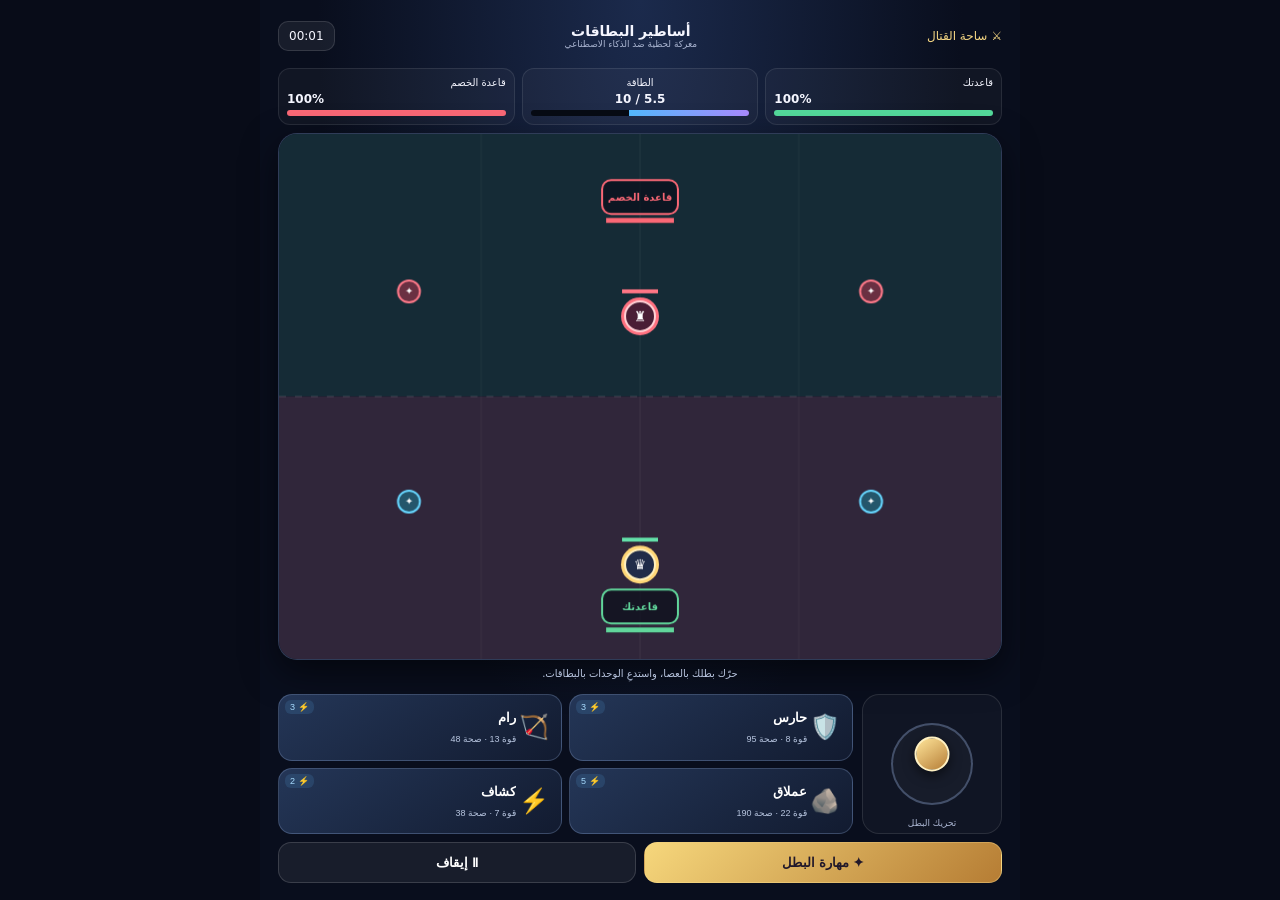
<file: index.html>
<!doctype html>
<html lang="ar" dir="rtl">
<head>
<meta charset="utf-8">
<meta name="viewport" content="width=device-width,initial-scale=1">
<meta http-equiv="refresh" content="0;url=realtime.html">
<meta name="theme-color" content="#090e1d">
<title>أساطير البطاقات — المعركة</title>
<script>location.replace("realtime.html");</script>
</head>
<body style="margin:0;background:#090e1d;color:#fff;font-family:system-ui;display:grid;place-items:center;min-height:100vh">
<p>جارٍ فتح نظام المعركة الجديد… <a href="realtime.html" style="color:#f5d889">اضغط هنا إذا لم يتم التحويل تلقائيًا</a></p>
</body>
</html>
</file>
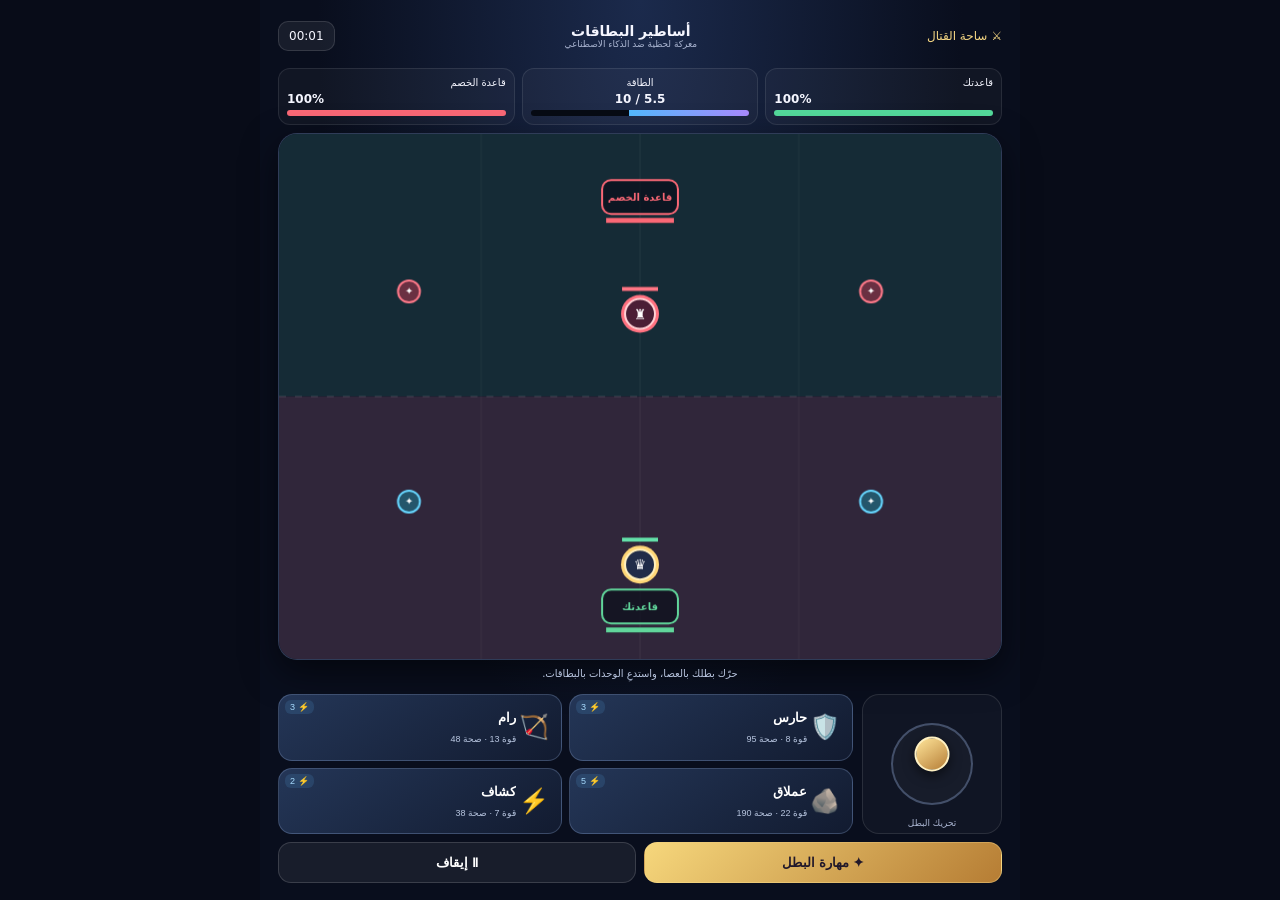
<file: realtime.html>
<!doctype html>
<html lang="ar" dir="rtl">
<head>
<meta charset="utf-8">
<meta name="viewport" content="width=device-width,initial-scale=1,maximum-scale=1,user-scalable=no,viewport-fit=cover">
<meta name="theme-color" content="#090e1d">
<title>أساطير البطاقات — المعركة اللحظية</title>
<link rel="stylesheet" href="realtime.css">
</head>
<body>
<main class="game">
<header class="topbar"><span class="back">⚔️ ساحة القتال</span><div><b>أساطير البطاقات</b><small>معركة لحظية ضد الذكاء الاصطناعي</small></div><div class="timer" id="timer">00:00</div></header>
<section class="hud">
<div class="base"><span>قاعدتك</span><b id="homeHp">100%</b><i><em id="homeBar"></em></i></div>
<div class="energy"><span>الطاقة</span><b id="energyText">5 / 10</b><i><em id="energyBar"></em></i></div>
<div class="base enemyBase"><span>قاعدة الخصم</span><b id="enemyHp">100%</b><i><em id="enemyBar"></em></i></div>
</section>
<canvas id="arena" aria-label="ساحة المعركة"></canvas>
<div class="hint" id="hint">حرّك بطلك بالعصا، واستدعِ الوحدات بالبطاقات.</div>
<section class="bottom">
<div class="joystick" id="stick"><div class="stickRing"></div><div class="stickKnob" id="knob"></div><small>تحريك البطل</small></div>
<div class="cards" id="cards"></div>
</section>
<div class="actions"><button id="skillBtn" class="skill">✦ مهارة البطل</button><button id="pauseBtn">Ⅱ إيقاف</button></div>
<div class="result" id="result"><div class="resultBox"><div id="resultIcon">🏆</div><h1 id="resultTitle">انتهت المعركة</h1><p id="resultText"></p><button onclick="location.reload()">معركة جديدة</button><a href="index.html">العودة للرئيسية</a></div></div>
</main>
<script src="realtime.js"></script>
</body></html>
</file>
<file: realtime.css>
*{box-sizing:border-box;-webkit-tap-highlight-color:transparent}html,body{margin:0;min-height:100%;background:#080c18;color:#f5f6ff;font-family:system-ui,Tahoma,Arial;overscroll-behavior:none}body{min-height:100dvh}.game{width:min(100%,760px);height:100dvh;min-height:600px;margin:auto;display:flex;flex-direction:column;padding:env(safe-area-inset-top) 10px env(safe-area-inset-bottom);gap:8px;background:radial-gradient(ellipse at 50% 0,#1b2a4c,#090e1d 60%)}.topbar{height:48px;display:flex;align-items:center;justify-content:space-between;gap:8px}.topbar>div:nth-child(2){text-align:center;display:grid}.topbar b{font-size:14px}.topbar small{font-size:9px;color:#aab5d1}.back{color:#f6d783;text-decoration:none;font-size:12px}.timer{font-variant-numeric:tabular-nums;background:#ffffff10;border:1px solid #ffffff20;padding:7px 10px;border-radius:10px;font-size:12px}.hud{display:grid;grid-template-columns:1fr 1fr 1fr;gap:7px}.base,.energy{padding:8px;border:1px solid #ffffff18;background:#ffffff09;border-radius:12px;display:grid;gap:4px;font-size:10px}.base b,.energy b{text-align:left;font-size:12px}.base i,.energy i{height:6px;background:#070b14;border-radius:9px;overflow:hidden}.base em,.energy em{display:block;height:100%;width:100%;background:#53d99b}.enemyBase em{background:#fa6876}.energy em{background:linear-gradient(90deg,#54baff,#aa8bff)}.energy{text-align:center}.energy b{text-align:center}#arena{display:block;width:100%;flex:1;min-height:240px;border:1px solid #829bd344;border-radius:19px;background:#101a2b;touch-action:none;box-shadow:0 12px 35px #0008}.hint{text-align:center;min-height:18px;color:#b9c5df;font-size:10px}.bottom{display:grid;grid-template-columns:116px 1fr;gap:9px;align-items:stretch}.joystick{position:relative;height:126px;border-radius:17px;background:#ffffff08;border:1px solid #ffffff1b;display:grid;place-items:center;touch-action:none}.stickRing{width:82px;height:82px;border-radius:50%;border:2px solid #9db6e655;background:#ffffff08}.stickKnob{position:absolute;width:35px;height:35px;border-radius:50%;background:linear-gradient(145deg,#ffe59a,#b67e37);border:2px solid #fff1c2;box-shadow:0 4px 12px #0008;left:50%;top:43%;transform:translate(-50%,-50%)}.joystick small{position:absolute;bottom:5px;color:#aab5d1;font-size:9px}.cards{display:grid;grid-template-columns:repeat(2,minmax(0,1fr));gap:7px}.card{position:relative;min-width:0;text-align:right;border-radius:14px;border:1px solid #9bb5e044;background:linear-gradient(145deg,#243657,#121b30);padding:8px;color:#fff;display:grid;grid-template-columns:30px 1fr;align-items:center;gap:3px;touch-action:manipulation}.card:disabled{opacity:.38;filter:grayscale(.7)}.card .ico{font-size:24px;grid-row:span 2}.card b{font-size:11px;white-space:nowrap;overflow:hidden;text-overflow:ellipsis}.card small{font-size:9px;color:#b7c5df}.card .cost{position:absolute;left:6px;top:5px;background:#65baff22;color:#a9dcff;border-radius:6px;padding:2px 5px;font-size:9px}.actions{display:flex;gap:8px;padding-bottom:5px}.actions button,.result button{flex:1;padding:12px;border:1px solid #f5d88966;border-radius:13px;background:linear-gradient(135deg,#f6d77c,#b67d34);color:#21182a;font-weight:900}.actions #pauseBtn{background:#ffffff10;color:#fff;border-color:#ffffff25}.skill{max-width:70%}.result{position:fixed;inset:0;background:#030611e8;display:none;place-items:center;padding:18px;z-index:5}.result.show{display:grid}.resultBox{width:min(100%,380px);padding:25px;border:1px solid #f5d88966;border-radius:22px;background:#17213a;text-align:center}.resultBox>div{font-size:50px}.resultBox h1{font-size:24px}.resultBox p{font-size:12px;color:#bac5dd;line-height:1.6}.resultBox a{display:block;color:#f5d889;margin-top:14px;font-size:12px}@media(min-width:600px){.game{padding:12px 18px}.bottom{grid-template-columns:140px 1fr}.joystick{height:140px}.card{padding:12px}.card b{font-size:13px}}@media(max-height:680px){.joystick{height:100px}.stickRing{width:66px;height:66px}.bottom{grid-template-columns:100px 1fr}.card{padding:6px}.actions button{padding:9px}}
</file>
